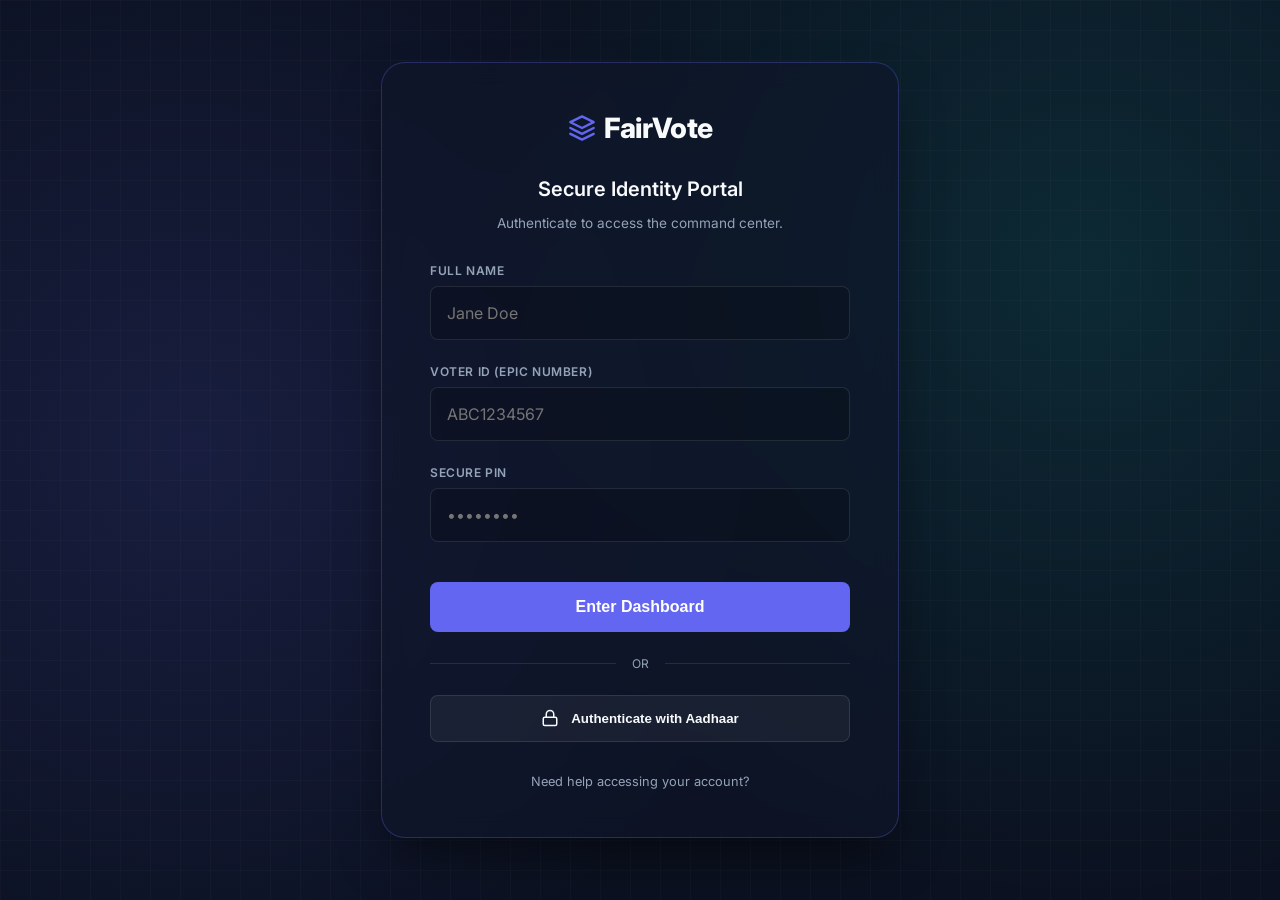
<file: login.html>
<!DOCTYPE html>
<html lang="en" data-theme="dark">
<head>
    <meta charset="UTF-8">
    <meta name="viewport" content="width=device-width, initial-scale=1.0">
    <title>FairVote - Identity Portal</title>
    <link href="https://fonts.googleapis.com/css2?family=Inter:wght@300;400;600;700;900&display=swap" rel="stylesheet">
    <style>
        :root {
            --bg-dark: #0b1120;
            --accent: #6366f1; /* Indigo */
            --accent-hover: #4f46e5;
            --text-main: #f8fafc;
            --text-muted: #94a3b8;
            --card-glass: rgba(15, 23, 42, 0.6);
            --card-border: rgba(99, 102, 241, 0.3);
        }

        body {
            background-color: var(--bg-dark);
            background-image: 
                radial-gradient(circle at 15% 50%, rgba(99, 102, 241, 0.15) 0%, transparent 50%),
                radial-gradient(circle at 85% 30%, rgba(20, 184, 166, 0.15) 0%, transparent 50%);
            color: var(--text-main);
            display: flex;
            height: 100vh;
            align-items: center;
            justify-content: center;
            font-family: 'Inter', sans-serif;
            margin: 0;
            overflow: hidden;
        }

        /* Animated Mesh Background */
        .mesh-bg {
            position: absolute;
            top: 0; left: 0; right: 0; bottom: 0;
            z-index: -1;
            background-image: 
                linear-gradient(rgba(255,255,255,0.02) 1px, transparent 1px),
                linear-gradient(90deg, rgba(255,255,255,0.02) 1px, transparent 1px);
            background-size: 30px 30px;
            animation: moveBg 30s linear infinite;
        }
        @keyframes moveBg {
            0% { transform: translateY(0); }
            100% { transform: translateY(30px); }
        }

        .login-card {
            background: var(--card-glass);
            backdrop-filter: blur(12px);
            -webkit-backdrop-filter: blur(12px);
            border: 1px solid var(--card-border);
            border-radius: 1.5rem;
            padding: 3rem;
            width: 100%;
            max-width: 420px;
            box-shadow: 0 25px 50px -12px rgba(0, 0, 0, 0.5);
            text-align: center;
            position: relative;
            z-index: 1;
        }

        .login-logo {
            display: flex;
            align-items: center;
            justify-content: center;
            gap: 0.5rem;
            font-size: 1.75rem;
            font-weight: 800;
            margin-bottom: 2rem;
            letter-spacing: -0.025em;
        }

        .login-logo svg {
            color: var(--accent);
        }

        .login-card h2 {
            font-size: 1.25rem;
            font-weight: 600;
            margin-bottom: 0.5rem;
        }

        .login-card p {
            font-size: 0.85rem;
            color: var(--text-muted);
            margin-bottom: 2rem;
        }

        .form-group {
            text-align: left;
            margin-bottom: 1.5rem;
        }

        .form-group label {
            display: block;
            font-size: 0.75rem;
            font-weight: 600;
            color: var(--text-muted);
            text-transform: uppercase;
            margin-bottom: 0.5rem;
            letter-spacing: 0.05em;
        }

        .form-control {
            width: 100%;
            padding: 1rem;
            background: rgba(0, 0, 0, 0.2);
            border: 1px solid rgba(255, 255, 255, 0.1);
            border-radius: 0.5rem;
            color: var(--text-main);
            font-family: inherit;
            font-size: 1rem;
            transition: all 0.2s ease;
            box-sizing: border-box;
        }

        .form-control:focus {
            outline: none;
            border-color: var(--accent);
            box-shadow: 0 0 0 3px rgba(99, 102, 241, 0.2);
            background: rgba(0, 0, 0, 0.4);
        }

        .submit-btn {
            width: 100%;
            padding: 1rem;
            background: var(--accent);
            color: white;
            border: none;
            border-radius: 0.5rem;
            font-weight: 600;
            font-size: 1rem;
            cursor: pointer;
            transition: all 0.2s ease;
            margin-top: 1rem;
        }

        .submit-btn:hover {
            background: var(--accent-hover);
            transform: translateY(-2px);
            box-shadow: 0 10px 15px -3px rgba(99, 102, 241, 0.4);
        }

        .divider {
            margin: 1.5rem 0;
            display: flex;
            align-items: center;
            color: var(--text-muted);
            font-size: 0.75rem;
            text-transform: uppercase;
        }
        .divider::before, .divider::after {
            content: '';
            flex: 1;
            border-bottom: 1px solid rgba(255, 255, 255, 0.1);
        }
        .divider::before { margin-right: 1rem; }
        .divider::after { margin-left: 1rem; }

        .auth-provider-btn {
            width: 100%;
            padding: 0.85rem;
            background: rgba(255, 255, 255, 0.05);
            border: 1px solid rgba(255, 255, 255, 0.1);
            border-radius: 0.5rem;
            color: var(--text-main);
            font-weight: 600;
            cursor: pointer;
            display: flex;
            align-items: center;
            justify-content: center;
            gap: 0.75rem;
            transition: all 0.2s ease;
        }

        .auth-provider-btn:hover {
            background: rgba(255, 255, 255, 0.1);
        }

        .footer-link {
            display: block;
            margin-top: 2rem;
            font-size: 0.8rem;
            color: var(--text-muted);
            text-decoration: none;
            transition: color 0.2s ease;
        }
        .footer-link:hover { color: var(--text-main); }
    </style>
</head>
<body>
    <div class="mesh-bg"></div>
    <div class="login-card">
        <div class="login-logo">
            <svg width="28" height="28" viewBox="0 0 24 24" fill="none" stroke="currentColor" stroke-width="2" stroke-linecap="round" stroke-linejoin="round"><polygon points="12 2 2 7 12 12 22 7 12 2"></polygon><polyline points="2 17 12 22 22 17"></polyline><polyline points="2 12 12 17 22 12"></polyline></svg>
            FairVote
        </div>
        
        <h2>Secure Identity Portal</h2>
        <p>Authenticate to access the command center.</p>

        <form action="index.html" method="GET">
            <div class="form-group">
                <label for="fullname">Full Name</label>
                <input type="text" id="fullname" name="fullname" class="form-control" placeholder="Jane Doe" required>
            </div>
            <div class="form-group">
                <label for="uid">Voter ID (EPIC Number)</label>
                <input type="text" id="uid" class="form-control" placeholder="ABC1234567" required>
            </div>
            <div class="form-group">
                <label for="pin">Secure PIN</label>
                <input type="password" id="pin" class="form-control" placeholder="••••••••" required>
            </div>
            
            <button type="submit" class="submit-btn">Enter Dashboard</button>
        </form>

        <div class="divider">or</div>

        <button class="auth-provider-btn">
            <svg width="18" height="18" viewBox="0 0 24 24" fill="none" stroke="currentColor" stroke-width="2" stroke-linecap="round" stroke-linejoin="round"><rect x="3" y="11" width="18" height="11" rx="2" ry="2"></rect><path d="M7 11V7a5 5 0 0 1 10 0v4"></path></svg>
            Authenticate with Aadhaar
        </button>

        <a href="#" class="footer-link">Need help accessing your account?</a>
    </div>
</body>
</html>
</file>
